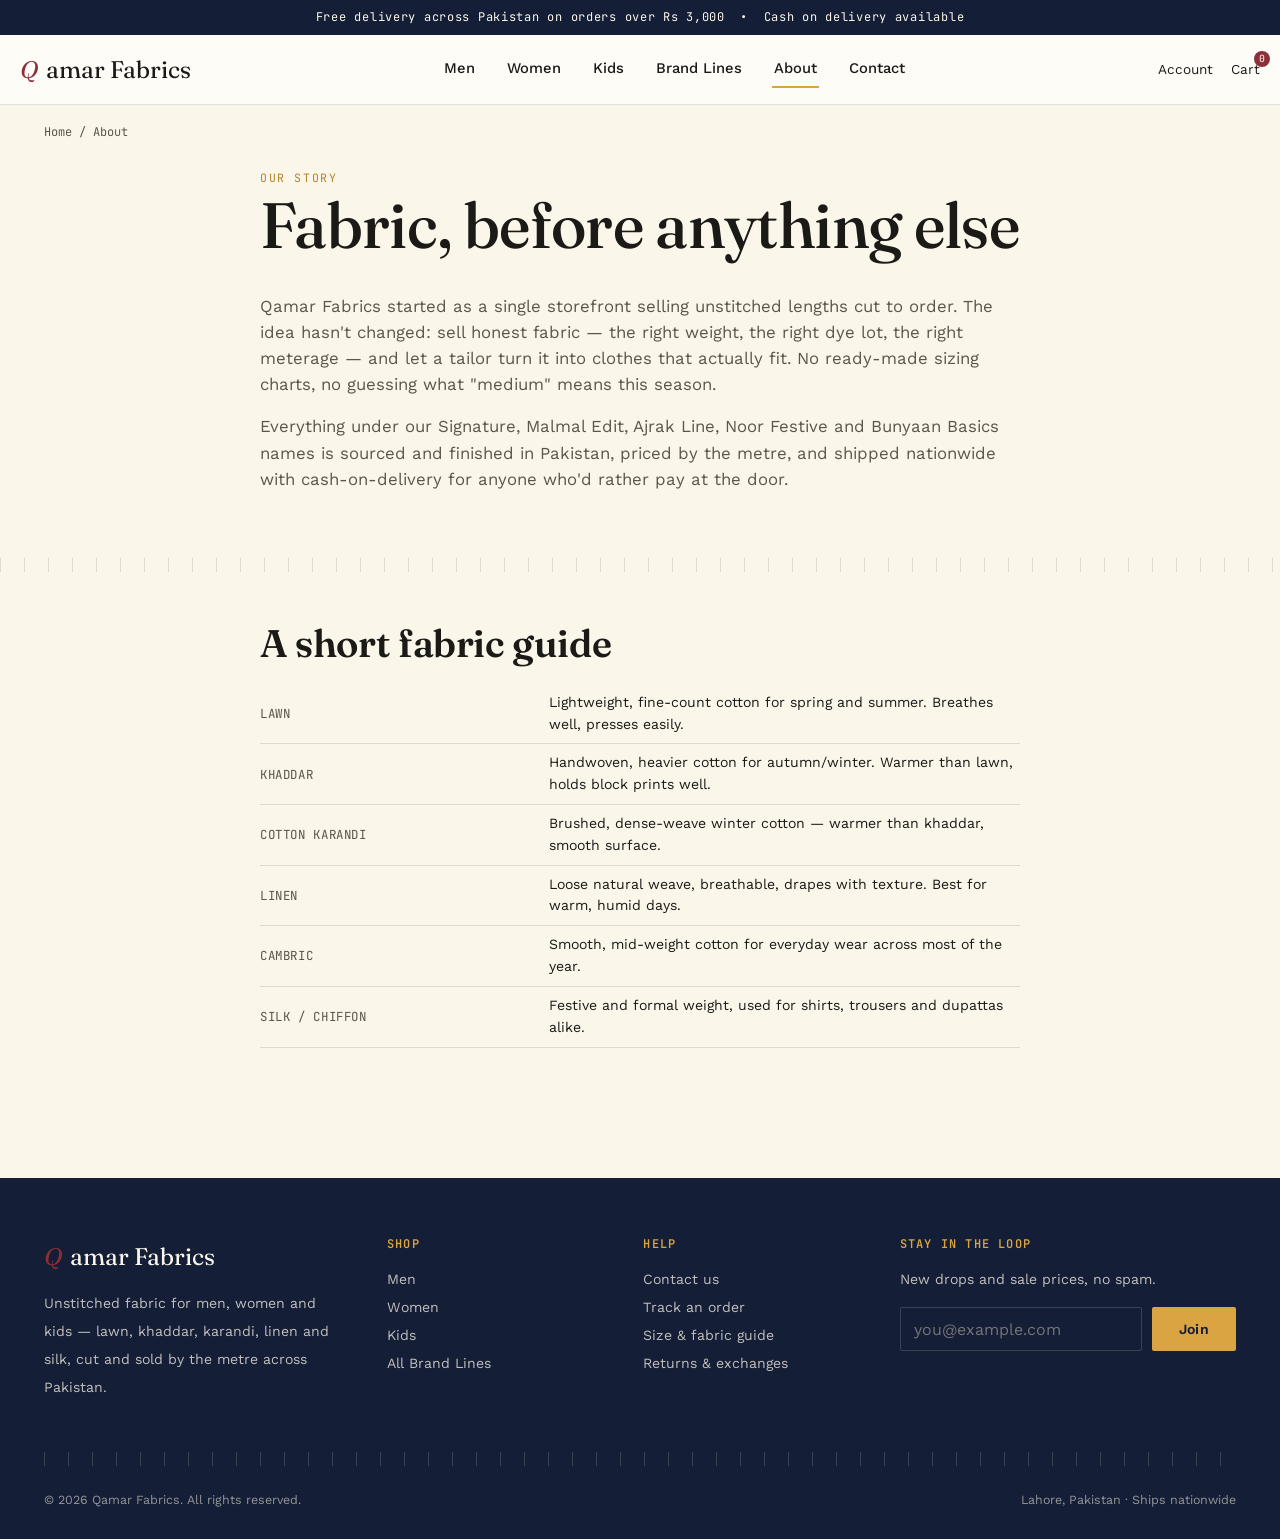
<file: about.html>
<!DOCTYPE html>
<html lang="en">
<head>
<meta charset="UTF-8">
<meta name="viewport" content="width=device-width, initial-scale=1.0">
<title>About Qamar Fabrics — Our Story &amp; Fabric Guide</title>
<meta name="description" content="Qamar Fabrics sources and dyes unstitched lawn, khaddar, karandi, linen and silk in Pakistan. Read our story and fabric guide before you buy.">
<link rel="canonical" href="https://YOUR-USERNAME.github.io/qamar-fabrics/about.html">
<meta name="robots" content="index, follow">
<link rel="preconnect" href="https://fonts.googleapis.com">
<link rel="preconnect" href="https://fonts.gstatic.com" crossorigin>
<link href="https://fonts.googleapis.com/css2?family=Fraunces:opsz,wght@9..144,400..600&family=Work+Sans:wght@400;500;600;700&family=JetBrains+Mono:wght@400;500&display=swap" rel="stylesheet">
<link rel="stylesheet" href="assets/css/style.css">
</head>
<body>

<div id="qf-header"></div>

<main id="main">
  <div class="container"><nav class="breadcrumb"><a href="index.html">Home</a> / About</nav></div>

  <section class="container" style="max-width:760px;padding:24px 0 50px;">
    <span class="eyebrow">Our story</span>
    <h1>Fabric, before anything else</h1>
    <p style="color:var(--ink-600);font-size:1.05rem;">
      Qamar Fabrics started as a single storefront selling unstitched lengths cut to order.
      The idea hasn't changed: sell honest fabric — the right weight, the right dye lot, the right
      meterage — and let a tailor turn it into clothes that actually fit. No ready-made sizing charts,
      no guessing what "medium" means this season.
    </p>
    <p style="color:var(--ink-600);font-size:1.05rem;">
      Everything under our Signature, Malmal Edit, Ajrak Line, Noor Festive and Bunyaan Basics
      names is sourced and finished in Pakistan, priced by the metre, and shipped nationwide with
      cash-on-delivery for anyone who'd rather pay at the door.
    </p>
  </section>

  <div class="selvage"></div>

  <section class="container" style="max-width:760px;padding:50px 0;">
    <h2>A short fabric guide</h2>
    <table class="attr-table">
      <tr><td>Lawn</td><td>Lightweight, fine-count cotton for spring and summer. Breathes well, presses easily.</td></tr>
      <tr><td>Khaddar</td><td>Handwoven, heavier cotton for autumn/winter. Warmer than lawn, holds block prints well.</td></tr>
      <tr><td>Cotton Karandi</td><td>Brushed, dense-weave winter cotton — warmer than khaddar, smooth surface.</td></tr>
      <tr><td>Linen</td><td>Loose natural weave, breathable, drapes with texture. Best for warm, humid days.</td></tr>
      <tr><td>Cambric</td><td>Smooth, mid-weight cotton for everyday wear across most of the year.</td></tr>
      <tr><td>Silk / Chiffon</td><td>Festive and formal weight, used for shirts, trousers and dupattas alike.</td></tr>
    </table>
  </section>
</main>

<div id="qf-footer"></div>

<script type="module">
  import { injectLayout } from "./assets/js/components.js";
  injectLayout();
</script>
</body>
</html>
</file>
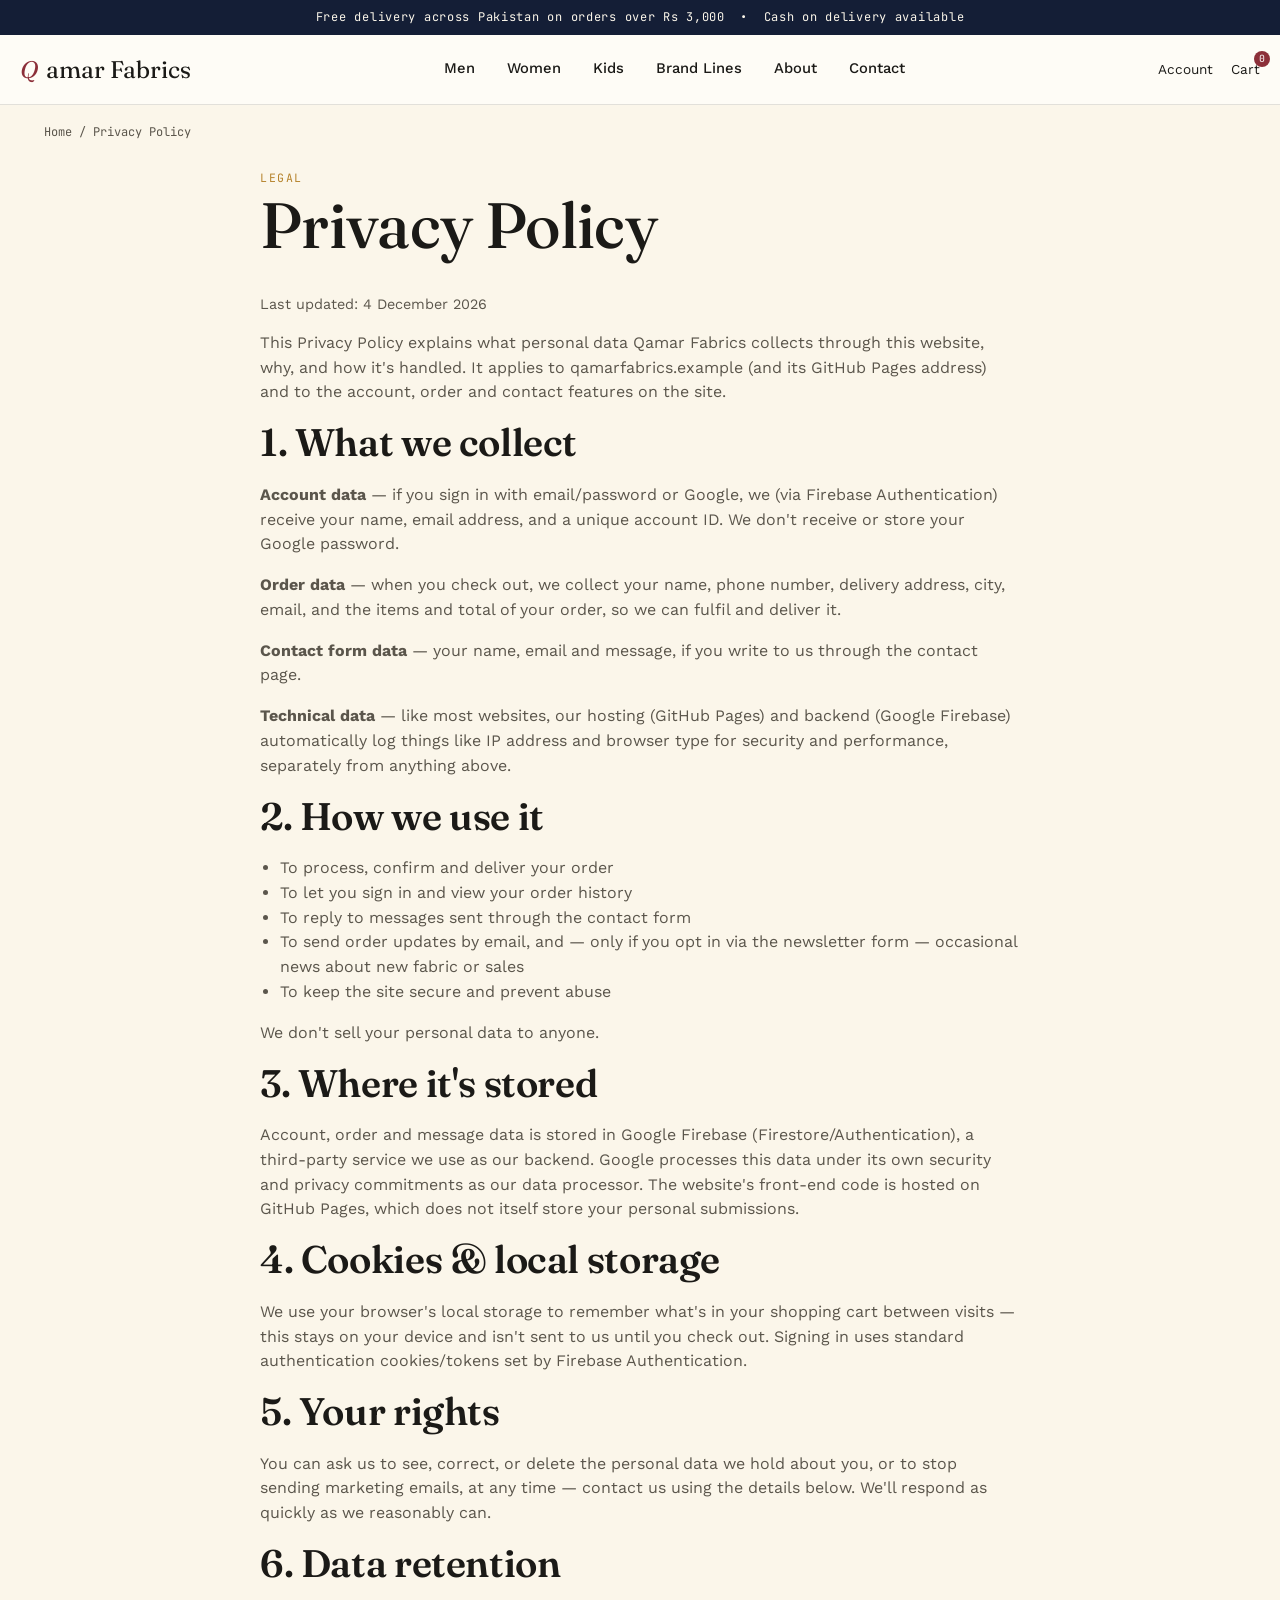
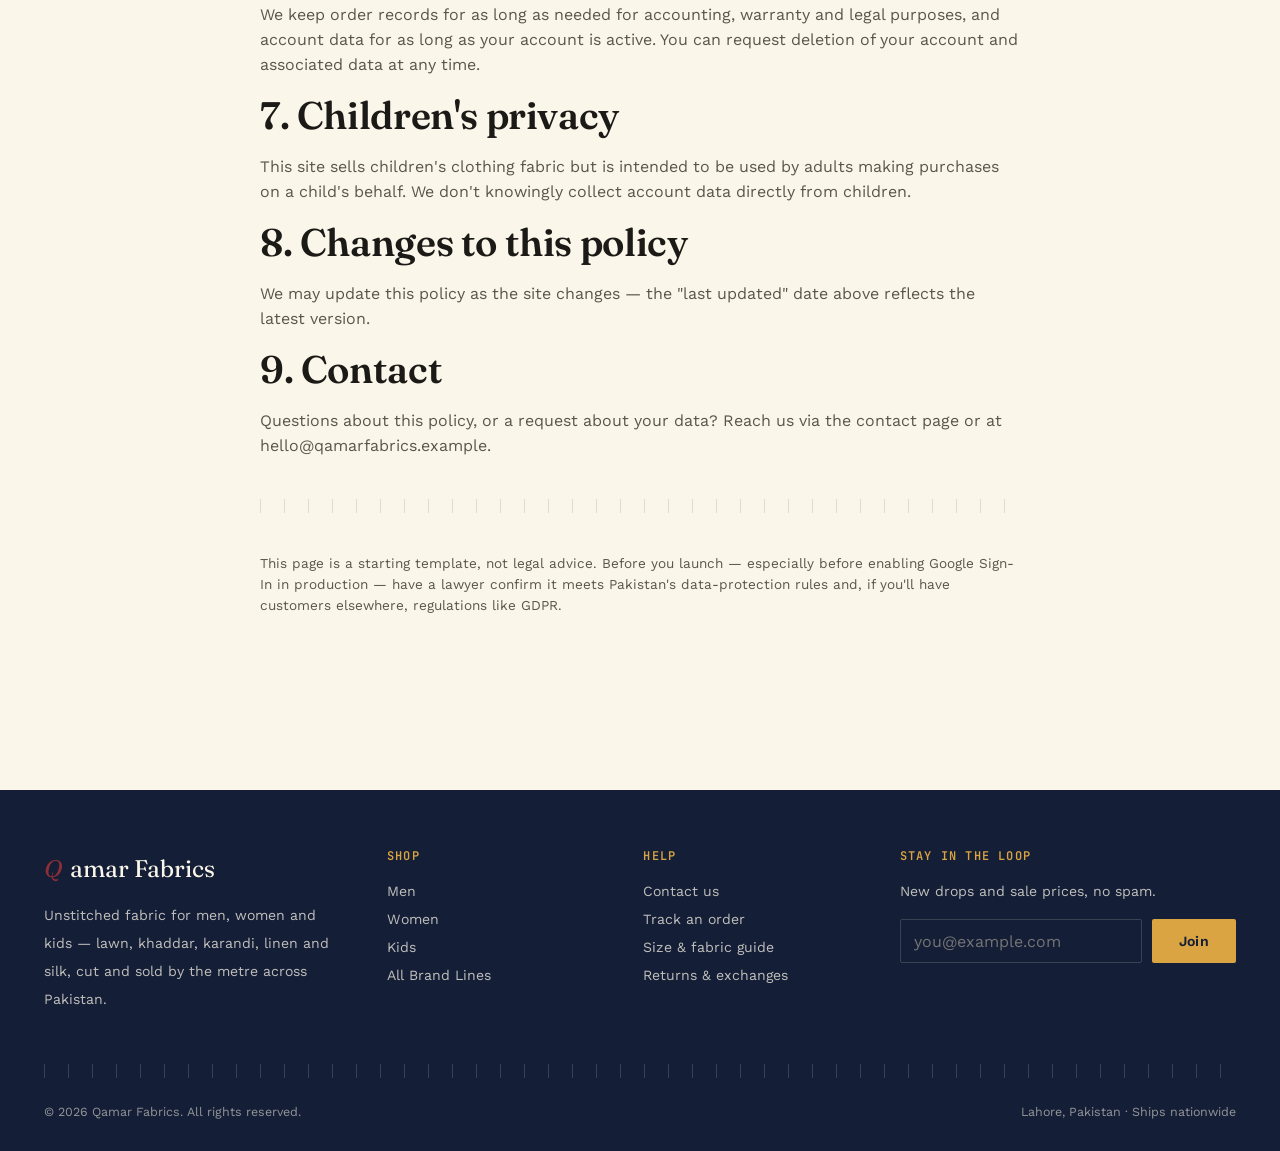
<file: privacy.html>
<!DOCTYPE html>
<html lang="en">
<head>
<meta charset="UTF-8">
<meta name="viewport" content="width=device-width, initial-scale=1.0">
<title>Privacy Policy | Qamar Fabrics</title>
<meta name="description" content="Privacy Policy for Qamar Fabrics — what data we collect, how it's used, and how it's protected.">
<link rel="canonical" href="https://YOUR-USERNAME.github.io/qamar-fabrics/privacy.html">
<meta name="robots" content="index, follow">
<link rel="preconnect" href="https://fonts.googleapis.com">
<link rel="preconnect" href="https://fonts.gstatic.com" crossorigin>
<link href="https://fonts.googleapis.com/css2?family=Fraunces:opsz,wght@9..144,400..600&family=Work+Sans:wght@400;500;600;700&family=JetBrains+Mono:wght@400;500&display=swap" rel="stylesheet">
<link rel="stylesheet" href="assets/css/style.css">
</head>
<body>

<div id="qf-header"></div>

<main id="main">
  <div class="container"><nav class="breadcrumb"><a href="index.html">Home</a> / Privacy Policy</nav></div>

  <section class="container" style="max-width:760px;padding:24px 0 80px;">
    <span class="eyebrow">Legal</span>
    <h1>Privacy Policy</h1>
    <p style="color:var(--ink-600);font-size:.9rem;">Last updated: <span id="lastUpdated"></span></p>

    <p style="color:var(--ink-600);">
      This Privacy Policy explains what personal data Qamar Fabrics collects
      through this website, why, and how it's handled. It applies to
      qamarfabrics.example (and its GitHub Pages address) and to the account,
      order and contact features on the site.
    </p>

    <h2>1. What we collect</h2>
    <p style="color:var(--ink-600);">
      <strong>Account data</strong> — if you sign in with email/password or
      Google, we (via Firebase Authentication) receive your name, email address,
      and a unique account ID. We don't receive or store your Google password.
    </p>
    <p style="color:var(--ink-600);">
      <strong>Order data</strong> — when you check out, we collect your name,
      phone number, delivery address, city, email, and the items and total of
      your order, so we can fulfil and deliver it.
    </p>
    <p style="color:var(--ink-600);">
      <strong>Contact form data</strong> — your name, email and message, if you
      write to us through the contact page.
    </p>
    <p style="color:var(--ink-600);">
      <strong>Technical data</strong> — like most websites, our hosting
      (GitHub Pages) and backend (Google Firebase) automatically log things like
      IP address and browser type for security and performance, separately from
      anything above.
    </p>

    <h2>2. How we use it</h2>
    <ul style="color:var(--ink-600);padding-left:20px;list-style:disc;">
      <li>To process, confirm and deliver your order</li>
      <li>To let you sign in and view your order history</li>
      <li>To reply to messages sent through the contact form</li>
      <li>To send order updates by email, and — only if you opt in via the
        newsletter form — occasional news about new fabric or sales</li>
      <li>To keep the site secure and prevent abuse</li>
    </ul>
    <p style="color:var(--ink-600);">We don't sell your personal data to anyone.</p>

    <h2>3. Where it's stored</h2>
    <p style="color:var(--ink-600);">
      Account, order and message data is stored in Google Firebase
      (Firestore/Authentication), a third-party service we use as our backend.
      Google processes this data under its own security and privacy commitments
      as our data processor. The website's front-end code is hosted on GitHub
      Pages, which does not itself store your personal submissions.
    </p>

    <h2>4. Cookies &amp; local storage</h2>
    <p style="color:var(--ink-600);">
      We use your browser's local storage to remember what's in your shopping
      cart between visits — this stays on your device and isn't sent to us until
      you check out. Signing in uses standard authentication cookies/tokens set
      by Firebase Authentication.
    </p>

    <h2>5. Your rights</h2>
    <p style="color:var(--ink-600);">
      You can ask us to see, correct, or delete the personal data we hold about
      you, or to stop sending marketing emails, at any time — contact us using
      the details below. We'll respond as quickly as we reasonably can.
    </p>

    <h2>6. Data retention</h2>
    <p style="color:var(--ink-600);">
      We keep order records for as long as needed for accounting, warranty and
      legal purposes, and account data for as long as your account is active.
      You can request deletion of your account and associated data at any time.
    </p>

    <h2>7. Children's privacy</h2>
    <p style="color:var(--ink-600);">
      This site sells children's clothing fabric but is intended to be used by
      adults making purchases on a child's behalf. We don't knowingly collect
      account data directly from children.
    </p>

    <h2>8. Changes to this policy</h2>
    <p style="color:var(--ink-600);">
      We may update this policy as the site changes — the "last updated" date
      above reflects the latest version.
    </p>

    <h2>9. Contact</h2>
    <p style="color:var(--ink-600);">
      Questions about this policy, or a request about your data? Reach us via
      the <a href="contact.html">contact page</a> or at hello@qamarfabrics.example.
    </p>

    <div class="selvage" style="margin:40px 0;"></div>
    <p style="color:var(--ink-600);font-size:.85rem;">
      This page is a starting template, not legal advice. Before you launch —
      especially before enabling Google Sign-In in production — have a lawyer
      confirm it meets Pakistan's data-protection rules and, if you'll have
      customers elsewhere, regulations like GDPR.
    </p>
  </section>
</main>

<div id="qf-footer"></div>

<script type="module">
  import { injectLayout } from "./assets/js/components.js";
  injectLayout();
  document.getElementById("lastUpdated").textContent = new Date().toLocaleDateString("en-GB", { year:"numeric", month:"long", day:"numeric" });
</script>
</body>
</html>
</file>
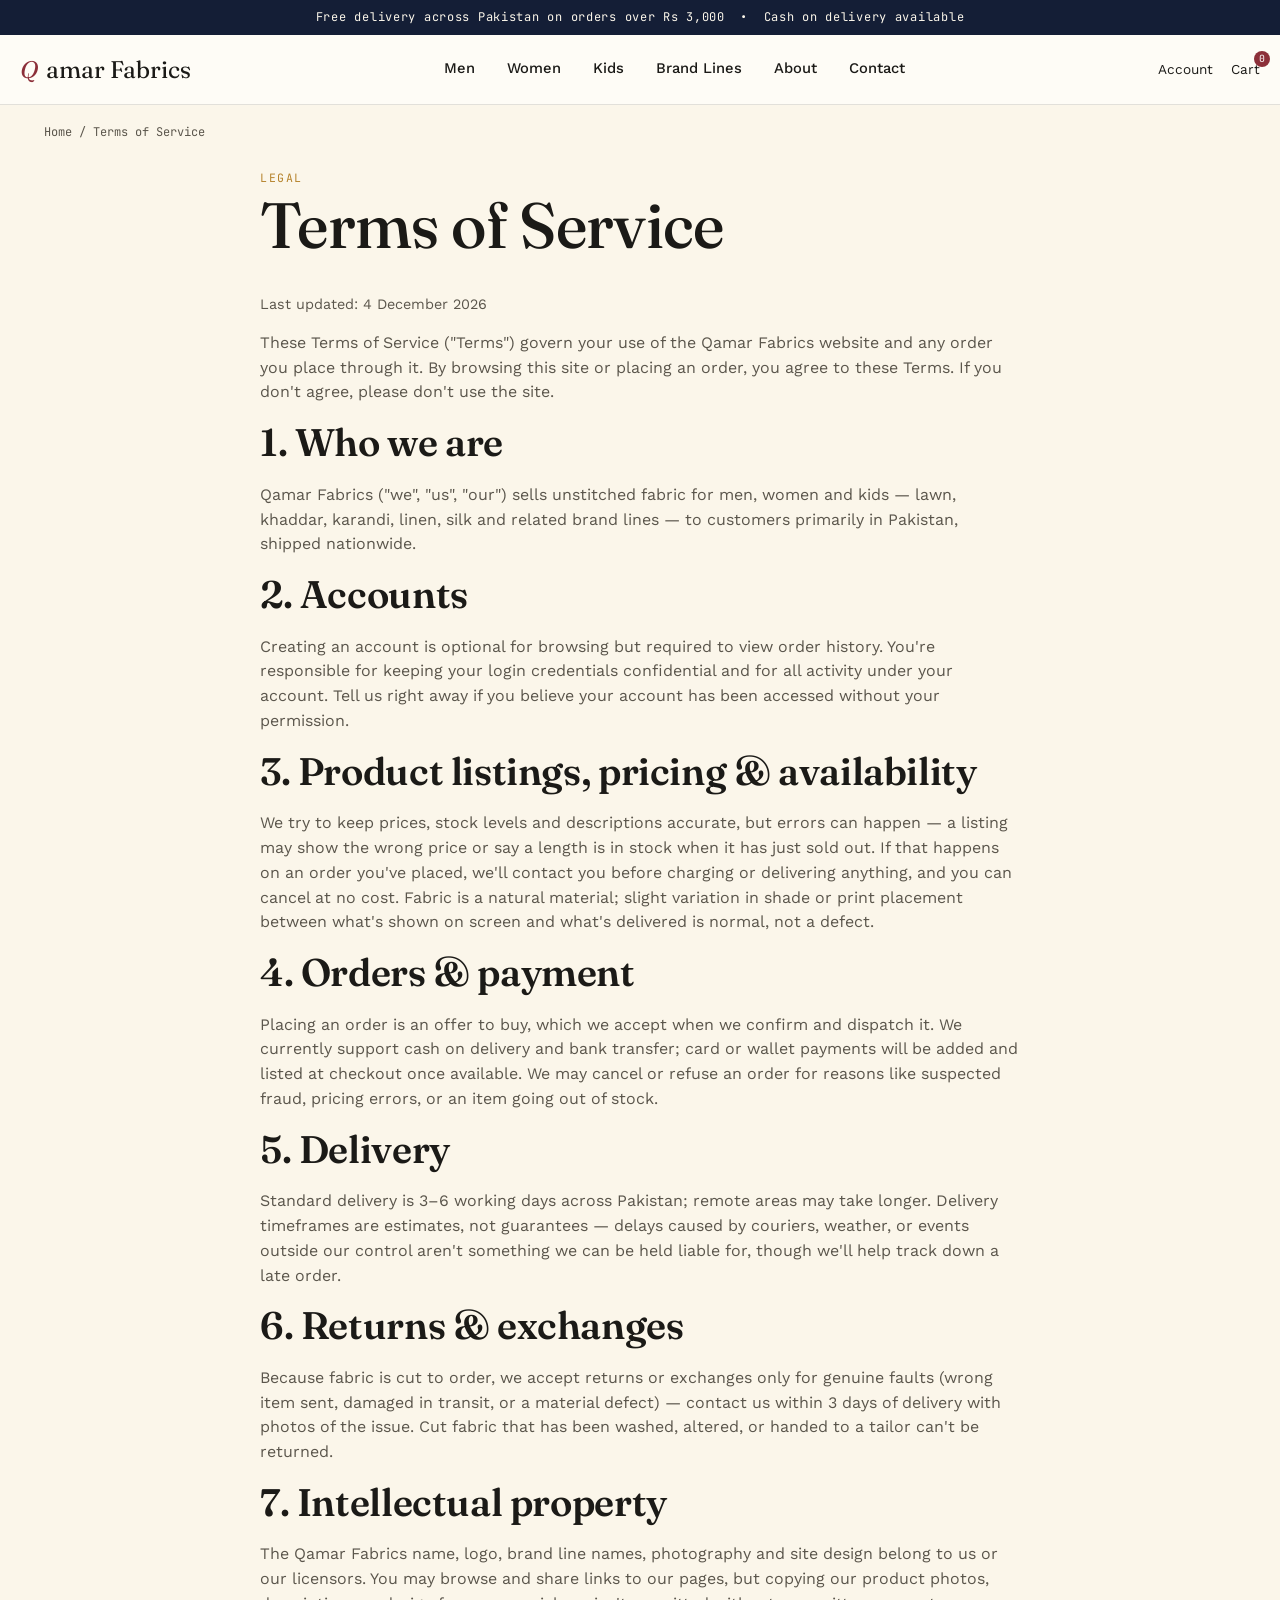
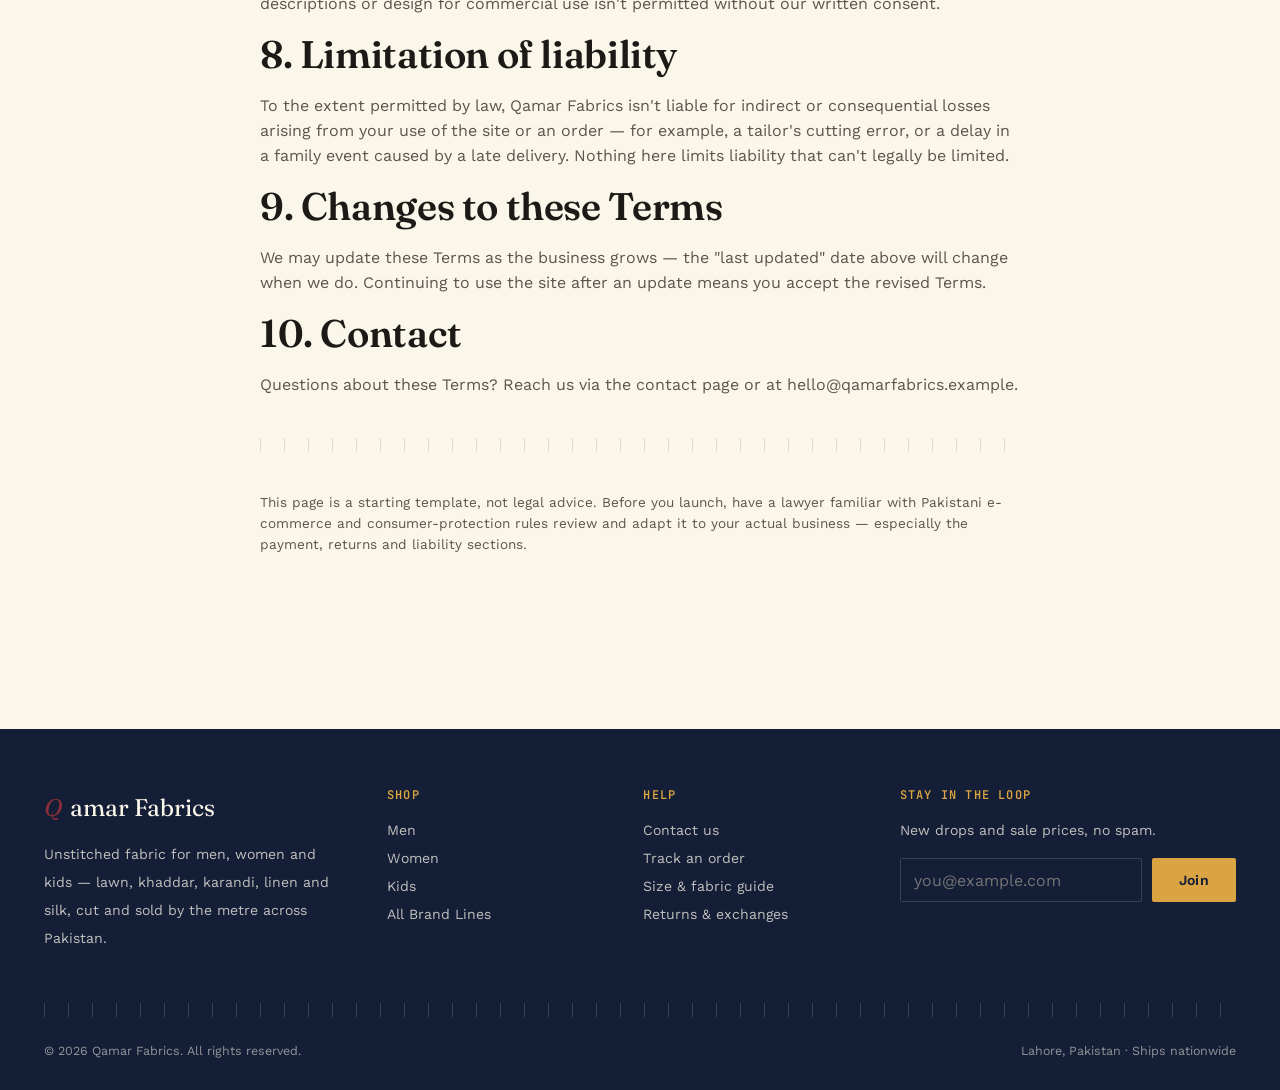
<file: terms.html>
<!DOCTYPE html>
<html lang="en">
<head>
<meta charset="UTF-8">
<meta name="viewport" content="width=device-width, initial-scale=1.0">
<title>Terms of Service | Qamar Fabrics</title>
<meta name="description" content="Terms of Service for Qamar Fabrics — the rules for using our website and placing orders.">
<link rel="canonical" href="https://YOUR-USERNAME.github.io/qamar-fabrics/terms.html">
<meta name="robots" content="index, follow">
<link rel="preconnect" href="https://fonts.googleapis.com">
<link rel="preconnect" href="https://fonts.gstatic.com" crossorigin>
<link href="https://fonts.googleapis.com/css2?family=Fraunces:opsz,wght@9..144,400..600&family=Work+Sans:wght@400;500;600;700&family=JetBrains+Mono:wght@400;500&display=swap" rel="stylesheet">
<link rel="stylesheet" href="assets/css/style.css">
</head>
<body>

<div id="qf-header"></div>

<main id="main">
  <div class="container"><nav class="breadcrumb"><a href="index.html">Home</a> / Terms of Service</nav></div>

  <section class="container" style="max-width:760px;padding:24px 0 80px;">
    <span class="eyebrow">Legal</span>
    <h1>Terms of Service</h1>
    <p style="color:var(--ink-600);font-size:.9rem;">Last updated: <span id="lastUpdated"></span></p>

    <p style="color:var(--ink-600);">
      These Terms of Service ("Terms") govern your use of the Qamar Fabrics website
      and any order you place through it. By browsing this site or placing an order,
      you agree to these Terms. If you don't agree, please don't use the site.
    </p>

    <h2>1. Who we are</h2>
    <p style="color:var(--ink-600);">
      Qamar Fabrics ("we", "us", "our") sells unstitched fabric for men, women and
      kids — lawn, khaddar, karandi, linen, silk and related brand lines — to
      customers primarily in Pakistan, shipped nationwide.
    </p>

    <h2>2. Accounts</h2>
    <p style="color:var(--ink-600);">
      Creating an account is optional for browsing but required to view order
      history. You're responsible for keeping your login credentials confidential
      and for all activity under your account. Tell us right away if you believe
      your account has been accessed without your permission.
    </p>

    <h2>3. Product listings, pricing &amp; availability</h2>
    <p style="color:var(--ink-600);">
      We try to keep prices, stock levels and descriptions accurate, but errors can
      happen — a listing may show the wrong price or say a length is in stock when
      it has just sold out. If that happens on an order you've placed, we'll
      contact you before charging or delivering anything, and you can cancel at no
      cost. Fabric is a natural material; slight variation in shade or print
      placement between what's shown on screen and what's delivered is normal, not
      a defect.
    </p>

    <h2>4. Orders &amp; payment</h2>
    <p style="color:var(--ink-600);">
      Placing an order is an offer to buy, which we accept when we confirm and
      dispatch it. We currently support cash on delivery and bank transfer; card
      or wallet payments will be added and listed at checkout once available. We
      may cancel or refuse an order for reasons like suspected fraud, pricing
      errors, or an item going out of stock.
    </p>

    <h2>5. Delivery</h2>
    <p style="color:var(--ink-600);">
      Standard delivery is 3–6 working days across Pakistan; remote areas may take
      longer. Delivery timeframes are estimates, not guarantees — delays caused by
      couriers, weather, or events outside our control aren't something we can be
      held liable for, though we'll help track down a late order.
    </p>

    <h2>6. Returns &amp; exchanges</h2>
    <p style="color:var(--ink-600);">
      Because fabric is cut to order, we accept returns or exchanges only for
      genuine faults (wrong item sent, damaged in transit, or a material defect) —
      contact us within 3 days of delivery with photos of the issue. Cut fabric
      that has been washed, altered, or handed to a tailor can't be returned.
    </p>

    <h2>7. Intellectual property</h2>
    <p style="color:var(--ink-600);">
      The Qamar Fabrics name, logo, brand line names, photography and site design
      belong to us or our licensors. You may browse and share links to our pages,
      but copying our product photos, descriptions or design for commercial use
      isn't permitted without our written consent.
    </p>

    <h2>8. Limitation of liability</h2>
    <p style="color:var(--ink-600);">
      To the extent permitted by law, Qamar Fabrics isn't liable for indirect or
      consequential losses arising from your use of the site or an order — for
      example, a tailor's cutting error, or a delay in a family event caused by a
      late delivery. Nothing here limits liability that can't legally be limited.
    </p>

    <h2>9. Changes to these Terms</h2>
    <p style="color:var(--ink-600);">
      We may update these Terms as the business grows — the "last updated" date
      above will change when we do. Continuing to use the site after an update
      means you accept the revised Terms.
    </p>

    <h2>10. Contact</h2>
    <p style="color:var(--ink-600);">
      Questions about these Terms? Reach us via the <a href="contact.html">contact page</a>
      or at hello@qamarfabrics.example.
    </p>

    <div class="selvage" style="margin:40px 0;"></div>
    <p style="color:var(--ink-600);font-size:.85rem;">
      This page is a starting template, not legal advice. Before you launch, have a
      lawyer familiar with Pakistani e-commerce and consumer-protection rules
      review and adapt it to your actual business — especially the payment,
      returns and liability sections.
    </p>
  </section>
</main>

<div id="qf-footer"></div>

<script type="module">
  import { injectLayout } from "./assets/js/components.js";
  injectLayout();
  document.getElementById("lastUpdated").textContent = new Date().toLocaleDateString("en-GB", { year:"numeric", month:"long", day:"numeric" });
</script>
</body>
</html>
</file>
<file: assets/css/style.css>
/* =========================================================
   QAMAR FABRICS — Design System
   Palette drawn from ajrak indigo dye pots, turmeric (haldi)
   marigold, rani/maroon wedding thread, and unbleached malmal
   cotton. Signature motif: the "selvage tick" divider — a row
   of measuring-tape ticks, referencing cloth sold by the metre.
   ========================================================= */

:root{
  /* --- Color tokens --- */
  --indigo-900:#141E36;   /* ajrak dye vat — primary dark */
  --indigo-700:#20304F;   /* raised surfaces on dark */
  --indigo-500:#3A5079;   /* links / secondary ink on dark */
  --cotton-100:#FBF6EA;   /* unbleached malmal — light surface */
  --cotton-050:#FEFCF6;   /* card white-ish */
  --turmeric-500:#D9A441; /* haldi gold — primary accent */
  --turmeric-700:#B5822B; /* pressed / hover gold */
  --rani-600:#8C2F39;     /* rani/maroon — sale, urgency, CTA-alt */
  --rani-700:#701F27;
  --ink-900:#1B1A17;      /* body text on light */
  --ink-600:#5B564C;      /* muted text on light */
  --line-200:rgba(27,26,23,0.12);
  --line-dark:rgba(251,246,234,0.16);

  /* --- Type --- */
  --font-display:'Fraunces', 'Georgia', serif;
  --font-body:'Work Sans', -apple-system, sans-serif;
  --font-mono:'JetBrains Mono', 'Courier New', monospace;

  --radius-s:2px;
  --radius-m:4px;
  --shadow-card:0 1px 2px rgba(20,30,54,0.06), 0 8px 24px rgba(20,30,54,0.06);
}

*,*::before,*::after{box-sizing:border-box;}
html{scroll-behavior:smooth;}
body{
  margin:0;
  font-family:var(--font-body);
  color:var(--ink-900);
  background:var(--cotton-100);
  -webkit-font-smoothing:antialiased;
  line-height:1.55;
}
img{max-width:100%;display:block;}
a{color:inherit;text-decoration:none;}
ul{list-style:none;margin:0;padding:0;}
button{font-family:inherit;cursor:pointer;}
input,select,textarea{font-family:inherit;font-size:1rem;}

h1,h2,h3,h4{
  font-family:var(--font-display);
  font-weight:600;
  line-height:1.1;
  margin:0 0 .5em;
  letter-spacing:-0.01em;
}
h1{font-size:clamp(2.4rem,5vw,4.2rem); font-weight:500;}
h2{font-size:clamp(1.7rem,3vw,2.6rem);}
h3{font-size:1.3rem;}
.eyebrow{
  font-family:var(--font-mono);
  font-size:.72rem;
  letter-spacing:.14em;
  text-transform:uppercase;
  color:var(--turmeric-700);
}
.price{font-family:var(--font-mono);font-weight:500;}

:focus-visible{outline:2px solid var(--turmeric-500);outline-offset:3px;}
@media (prefers-reduced-motion: reduce){
  *{animation-duration:.001ms !important;animation-iteration-count:1 !important;transition-duration:.001ms !important;scroll-behavior:auto !important;}
}

.container{max-width:1240px;margin:0 auto;padding:0 24px;}
.visually-hidden{position:absolute;width:1px;height:1px;overflow:hidden;clip:rect(0 0 0 0);}

/* =========== Selvage tick divider — signature element ===========
   A row of tick marks mimicking a tailor's measuring tape / the
   selvage edge of unstitched cloth. Used between every major
   section instead of a plain <hr>. */
.selvage{
  --tick:6px;
  height:14px;
  width:100%;
  background-image:repeating-linear-gradient(
    to right,
    var(--line-200) 0 1px,
    transparent 1px calc(var(--tick) * 4)
  );
  background-position:center;
  background-repeat:repeat-x;
  background-size:auto 14px;
  position:relative;
  margin:0;
}
.selvage.on-dark{ --line-color:var(--line-dark); }
.selvage.on-dark{
  background-image:repeating-linear-gradient(
    to right,
    var(--line-dark) 0 1px,
    transparent 1px calc(var(--tick) * 4)
  );
}
.selvage::after{
  content:"";
  position:absolute;left:50%;top:0;bottom:0;width:1px;
  transform:translateX(-50%);
}

/* =========== Top announcement bar =========== */
.announce{
  background:var(--indigo-900);
  color:var(--cotton-100);
  text-align:center;
  font-family:var(--font-mono);
  font-size:.75rem;
  letter-spacing:.06em;
  padding:8px 12px;
}

/* =========== Header =========== */
.site-header{
  background:var(--cotton-050);
  border-bottom:1px solid var(--line-200);
  position:sticky;top:0;z-index:50;
}
.header-row{
  display:flex;align-items:center;justify-content:space-between;
  padding:16px 0;gap:24px;
}
.logo{
  font-family:var(--font-display);
  font-size:1.5rem;
  display:flex;align-items:baseline;gap:8px;
  white-space:nowrap;
}
.logo .logo-mark{color:var(--rani-600);font-style:italic;}
.main-nav{display:flex;gap:28px;flex:1;justify-content:center;}
.main-nav a{
  font-size:.92rem;font-weight:500;
  padding:6px 2px;border-bottom:2px solid transparent;
  transition:border-color .15s ease, color .15s ease;
}
.main-nav a:hover, .main-nav a.active{border-color:var(--turmeric-500);}
.header-actions{display:flex;align-items:center;gap:18px;}
.icon-btn{
  background:none;border:none;color:var(--ink-900);
  display:flex;align-items:center;gap:6px;font-size:.85rem;position:relative;
}
.cart-count{
  position:absolute;top:-8px;right:-10px;
  background:var(--rani-600);color:#fff;
  font-family:var(--font-mono);font-size:.62rem;
  width:16px;height:16px;border-radius:50%;
  display:flex;align-items:center;justify-content:center;
}
.nav-toggle{display:none;background:none;border:none;font-size:1.4rem;}

@media (max-width:860px){
  .main-nav{display:none;}
  .nav-toggle{display:block;}
  .header-actions{gap:12px;}
}

/* =========== Buttons =========== */
.btn{
  display:inline-flex;align-items:center;justify-content:center;gap:8px;
  padding:13px 26px;font-size:.88rem;font-weight:600;
  letter-spacing:.02em;
  border-radius:var(--radius-s);border:1px solid transparent;
  transition:transform .15s ease, background .15s ease, color .15s ease, border-color .15s ease;
}
.btn:active{transform:translateY(1px);}
.btn-primary{background:var(--indigo-900);color:var(--cotton-100);}
.btn-primary:hover{background:var(--indigo-700);}
.btn-gold{background:var(--turmeric-500);color:var(--indigo-900);}
.btn-gold:hover{background:var(--turmeric-700);}
.btn-outline{background:transparent;border-color:var(--indigo-900);color:var(--indigo-900);}
.btn-outline:hover{background:var(--indigo-900);color:var(--cotton-100);}
.btn-outline.on-dark{border-color:var(--cotton-100);color:var(--cotton-100);}
.btn-outline.on-dark:hover{background:var(--cotton-100);color:var(--indigo-900);}
.btn-block{width:100%;}
.btn[disabled]{opacity:.5;cursor:not-allowed;}

/* =========== Hero =========== */
.hero{
  background:var(--indigo-900);
  color:var(--cotton-100);
  position:relative;
  overflow:hidden;
  padding:88px 0 64px;
}
.hero::before{
  /* faint block-print / ajrak dot lattice, purely decorative */
  content:"";
  position:absolute;inset:0;
  background-image:radial-gradient(var(--line-dark) 1px, transparent 1.4px);
  background-size:26px 26px;
  opacity:.5;
  pointer-events:none;
}
.hero-grid{
  position:relative;z-index:1;
  display:grid;grid-template-columns:1.1fr .9fr;gap:56px;align-items:center;
}
.hero-copy .eyebrow{color:var(--turmeric-500);}
.hero-copy p.lead{
  font-size:1.1rem;color:rgba(251,246,234,0.8);max-width:46ch;margin:18px 0 30px;
}
.hero-cta{display:flex;gap:14px;flex-wrap:wrap;}
.hero-fabric{
  position:relative;
  aspect-ratio:4/5;
  border-radius:var(--radius-m);
  overflow:hidden;
  background:linear-gradient(155deg,#2A3B60,#12192B 70%);
}
.hero-fabric .bolt-lines{
  position:absolute;inset:0;
  background:repeating-linear-gradient(100deg, rgba(217,164,65,.16) 0 2px, transparent 2px 34px);
}
.hero-fabric .bolt-label{
  position:absolute;bottom:22px;left:22px;right:22px;
  font-family:var(--font-mono);font-size:.72rem;letter-spacing:.08em;
  color:var(--cotton-100);opacity:.85;text-transform:uppercase;
}
@media (max-width:900px){
  .hero-grid{grid-template-columns:1fr;}
  .hero-fabric{max-width:420px;}
}

/* =========== Category strip =========== */
.cat-strip{padding:64px 0 40px;}
.section-head{display:flex;align-items:baseline;justify-content:space-between;margin-bottom:28px;flex-wrap:wrap;gap:10px;}
.section-head a{font-family:var(--font-mono);font-size:.78rem;letter-spacing:.04em;border-bottom:1px solid var(--ink-900);}
.cat-grid{display:grid;grid-template-columns:repeat(4,1fr);gap:20px;}
.cat-card{
  position:relative;aspect-ratio:3/4;border-radius:var(--radius-m);overflow:hidden;
  display:flex;align-items:flex-end;padding:18px;color:#fff;
  isolation:isolate;
}
.cat-card::before{
  content:"";position:absolute;inset:0;z-index:-1;
}
.cat-card::after{
  content:"";position:absolute;inset:0;z-index:-1;
  background:linear-gradient(0deg, rgba(20,30,54,.82), rgba(20,30,54,.15) 60%);
}
.cat-card h3{margin:0;font-size:1.2rem;}
.cat-card span{font-family:var(--font-mono);font-size:.72rem;opacity:.85;}
.cat-card.men::before{background:linear-gradient(155deg,#3A5079,#141E36);}
.cat-card.women::before{background:linear-gradient(155deg,#8C2F39,#3B1015);}
.cat-card.kids::before{background:linear-gradient(155deg,#B5822B,#3A2B0C);}
.cat-card.brands::before{background:linear-gradient(155deg,#20304F,#0C1220);}

@media (max-width:900px){.cat-grid{grid-template-columns:repeat(2,1fr);}}

/* =========== Product grid & cards =========== */
.toolbar{
  display:flex;justify-content:space-between;align-items:center;
  flex-wrap:wrap;gap:14px;margin-bottom:24px;padding:16px 0;border-bottom:1px solid var(--line-200);
}
.filters{display:flex;gap:10px;flex-wrap:wrap;}
.chip{
  font-family:var(--font-mono);font-size:.75rem;padding:7px 14px;
  border:1px solid var(--line-200);border-radius:20px;background:var(--cotton-050);
}
.chip.active{background:var(--indigo-900);color:var(--cotton-100);border-color:var(--indigo-900);}
.sort-select{padding:8px 12px;border:1px solid var(--line-200);border-radius:var(--radius-s);background:var(--cotton-050);}

.shop-layout{display:grid;grid-template-columns:220px 1fr;gap:36px;align-items:start;}
.filter-panel{position:sticky;top:96px;}
.filter-group{margin-bottom:26px;}
.filter-group h4{font-family:var(--font-mono);text-transform:uppercase;font-size:.72rem;letter-spacing:.1em;color:var(--ink-600);margin-bottom:10px;}
.filter-group label{display:flex;gap:8px;align-items:center;font-size:.88rem;margin-bottom:8px;cursor:pointer;}
@media (max-width:900px){.shop-layout{grid-template-columns:1fr;} .filter-panel{position:static;}}

.product-grid{display:grid;grid-template-columns:repeat(4,1fr);gap:22px;}
@media (max-width:1080px){.product-grid{grid-template-columns:repeat(3,1fr);}}
@media (max-width:720px){.product-grid{grid-template-columns:repeat(2,1fr);}}

.product-card{
  background:var(--cotton-050);border-radius:var(--radius-m);overflow:hidden;
  box-shadow:var(--shadow-card);transition:transform .2s ease, box-shadow .2s ease;
  display:flex;flex-direction:column;
}
.product-card:hover{transform:translateY(-3px);box-shadow:0 10px 30px rgba(20,30,54,.12);}
.product-thumb{aspect-ratio:3/4;position:relative;overflow:hidden;background:var(--indigo-900);}
.product-thumb .swatch-pattern{position:absolute;inset:0;}
.product-badge{
  position:absolute;top:10px;left:10px;background:var(--rani-600);color:#fff;
  font-family:var(--font-mono);font-size:.66rem;padding:4px 8px;border-radius:2px;letter-spacing:.04em;
}
.product-info{padding:14px 16px 18px;flex:1;display:flex;flex-direction:column;}
.product-info .brand{font-family:var(--font-mono);font-size:.68rem;color:var(--ink-600);text-transform:uppercase;letter-spacing:.06em;}
.product-info h3{font-size:1.02rem;margin:4px 0 8px;}
.price-row{margin-top:auto;display:flex;align-items:baseline;gap:8px;}
.price-row .old{text-decoration:line-through;color:var(--ink-600);font-size:.85rem;}
.price-row .now{font-size:1.05rem;color:var(--rani-600);}
.meta-row{font-size:.75rem;color:var(--ink-600);margin-bottom:2px;}

/* =========== Product detail =========== */
.pdp{display:grid;grid-template-columns:1fr 1fr;gap:52px;padding:44px 0 60px;}
.pdp-gallery-main{aspect-ratio:4/5;border-radius:var(--radius-m);overflow:hidden;position:relative;}
.pdp-thumbs{display:flex;gap:10px;margin-top:12px;}
.pdp-thumbs button{width:64px;aspect-ratio:1;border-radius:var(--radius-s);border:2px solid transparent;overflow:hidden;padding:0;}
.pdp-thumbs button.active{border-color:var(--turmeric-500);}
.pdp-info .brand-link{font-family:var(--font-mono);font-size:.78rem;color:var(--indigo-500);}
.pdp-info h1{font-size:2rem;margin:.2em 0 .3em;}
.pdp-price{display:flex;align-items:baseline;gap:12px;margin:14px 0 6px;}
.pdp-price .now{font-size:1.6rem;color:var(--rani-600);}
.pdp-price .old{font-size:1.1rem;text-decoration:line-through;color:var(--ink-600);}
.stock-line{font-size:.85rem;color:var(--indigo-500);margin-bottom:18px;}
.pdp-desc{color:var(--ink-600);margin-bottom:22px;max-width:52ch;}
.qty-row{display:flex;align-items:center;gap:14px;margin-bottom:22px;}
.qty-stepper{display:flex;align-items:center;border:1px solid var(--line-200);border-radius:var(--radius-s);}
.qty-stepper button{background:none;border:none;width:36px;height:38px;font-size:1.1rem;}
.qty-stepper input{width:44px;text-align:center;border:none;font-family:var(--font-mono);}
.pdp-actions{display:flex;gap:12px;margin-bottom:28px;}
.attr-table{width:100%;border-collapse:collapse;font-size:.88rem;}
.attr-table td{padding:8px 0;border-bottom:1px solid var(--line-200);}
.attr-table td:first-child{color:var(--ink-600);width:38%;font-family:var(--font-mono);font-size:.78rem;text-transform:uppercase;letter-spacing:.05em;}
@media (max-width:860px){.pdp{grid-template-columns:1fr;gap:28px;}}

/* =========== Cart / Checkout =========== */
.cart-layout{display:grid;grid-template-columns:1fr 360px;gap:44px;align-items:start;padding:44px 0 70px;}
.cart-line{display:grid;grid-template-columns:88px 1fr auto;gap:16px;padding:18px 0;border-bottom:1px solid var(--line-200);align-items:center;}
.cart-line img,.cart-line .swatch-pattern{border-radius:var(--radius-s);aspect-ratio:1;}
.cart-line .line-title{font-weight:600;}
.cart-line .line-meta{font-size:.8rem;color:var(--ink-600);}
.remove-link{font-family:var(--font-mono);font-size:.72rem;color:var(--rani-600);border-bottom:1px solid currentColor;}
.summary-card{background:var(--cotton-050);border:1px solid var(--line-200);border-radius:var(--radius-m);padding:26px;position:sticky;top:96px;}
.summary-row{display:flex;justify-content:space-between;margin-bottom:12px;font-size:.92rem;}
.summary-row.total{font-size:1.15rem;font-weight:600;border-top:1px solid var(--line-200);padding-top:14px;margin-top:6px;}
@media (max-width:860px){.cart-layout{grid-template-columns:1fr;} .summary-card{position:static;}}

.form-grid{display:grid;grid-template-columns:1fr 1fr;gap:16px;}
.form-field{display:flex;flex-direction:column;gap:6px;margin-bottom:16px;}
.form-field.full{grid-column:1/-1;}
.form-field label{font-size:.8rem;font-family:var(--font-mono);text-transform:uppercase;letter-spacing:.04em;color:var(--ink-600);}
.form-field input,.form-field select,.form-field textarea{
  padding:11px 13px;border:1px solid var(--line-200);border-radius:var(--radius-s);background:var(--cotton-050);
}

/* =========== Auth =========== */
.auth-card{max-width:420px;margin:60px auto;background:var(--cotton-050);border:1px solid var(--line-200);border-radius:var(--radius-m);padding:36px;}
.auth-toggle{display:flex;gap:0;margin-bottom:24px;border:1px solid var(--line-200);border-radius:var(--radius-s);overflow:hidden;}
.auth-toggle button{flex:1;padding:10px;background:none;border:none;font-size:.85rem;font-weight:600;}
.auth-toggle button.active{background:var(--indigo-900);color:var(--cotton-100);}
.divider-text{display:flex;align-items:center;gap:10px;margin:18px 0;color:var(--ink-600);font-size:.78rem;}
.divider-text::before,.divider-text::after{content:"";flex:1;height:1px;background:var(--line-200);}

/* =========== Footer =========== */
.site-footer{background:var(--indigo-900);color:var(--cotton-100);padding:60px 0 30px;margin-top:80px;}
.footer-grid{display:grid;grid-template-columns:1.4fr 1fr 1fr 1.2fr;gap:40px;padding-bottom:36px;}
.footer-grid h4{font-family:var(--font-mono);font-size:.75rem;text-transform:uppercase;letter-spacing:.1em;color:var(--turmeric-500);margin-bottom:14px;}
.footer-grid a,.footer-grid p{color:rgba(251,246,234,.75);font-size:.88rem;line-height:2;}
.footer-grid a:hover{color:var(--turmeric-500);}
.newsletter-row{display:flex;gap:10px;margin-top:8px;}
.newsletter-row input{flex:1;padding:11px 13px;border-radius:var(--radius-s);border:1px solid var(--line-dark);background:transparent;color:#fff;}
.footer-bottom{display:flex;justify-content:space-between;padding-top:24px;font-size:.78rem;color:rgba(251,246,234,.55);flex-wrap:wrap;gap:10px;}
@media (max-width:860px){.footer-grid{grid-template-columns:1fr 1fr;}}

/* =========== Utility: empty states & toasts =========== */
.empty-state{text-align:center;padding:80px 20px;color:var(--ink-600);}
.empty-state h2{color:var(--ink-900);}
.toast{
  position:fixed;bottom:24px;left:50%;transform:translateX(-50%) translateY(20px);
  background:var(--indigo-900);color:var(--cotton-100);padding:14px 22px;border-radius:var(--radius-s);
  font-size:.88rem;opacity:0;pointer-events:none;transition:opacity .25s ease, transform .25s ease;z-index:200;
}
.toast.show{opacity:1;transform:translateX(-50%) translateY(0);}

/* Breadcrumb */
.breadcrumb{font-family:var(--font-mono);font-size:.75rem;color:var(--ink-600);padding:18px 0 0;}
.breadcrumb a{border-bottom:1px solid transparent;}
.breadcrumb a:hover{border-color:var(--ink-600);}

/* Skip link for a11y */
.skip-link{
  position:absolute;left:-999px;top:auto;background:var(--indigo-900);color:#fff;padding:10px 16px;z-index:1000;
}
.skip-link:focus{left:16px;top:16px;}
</file>
